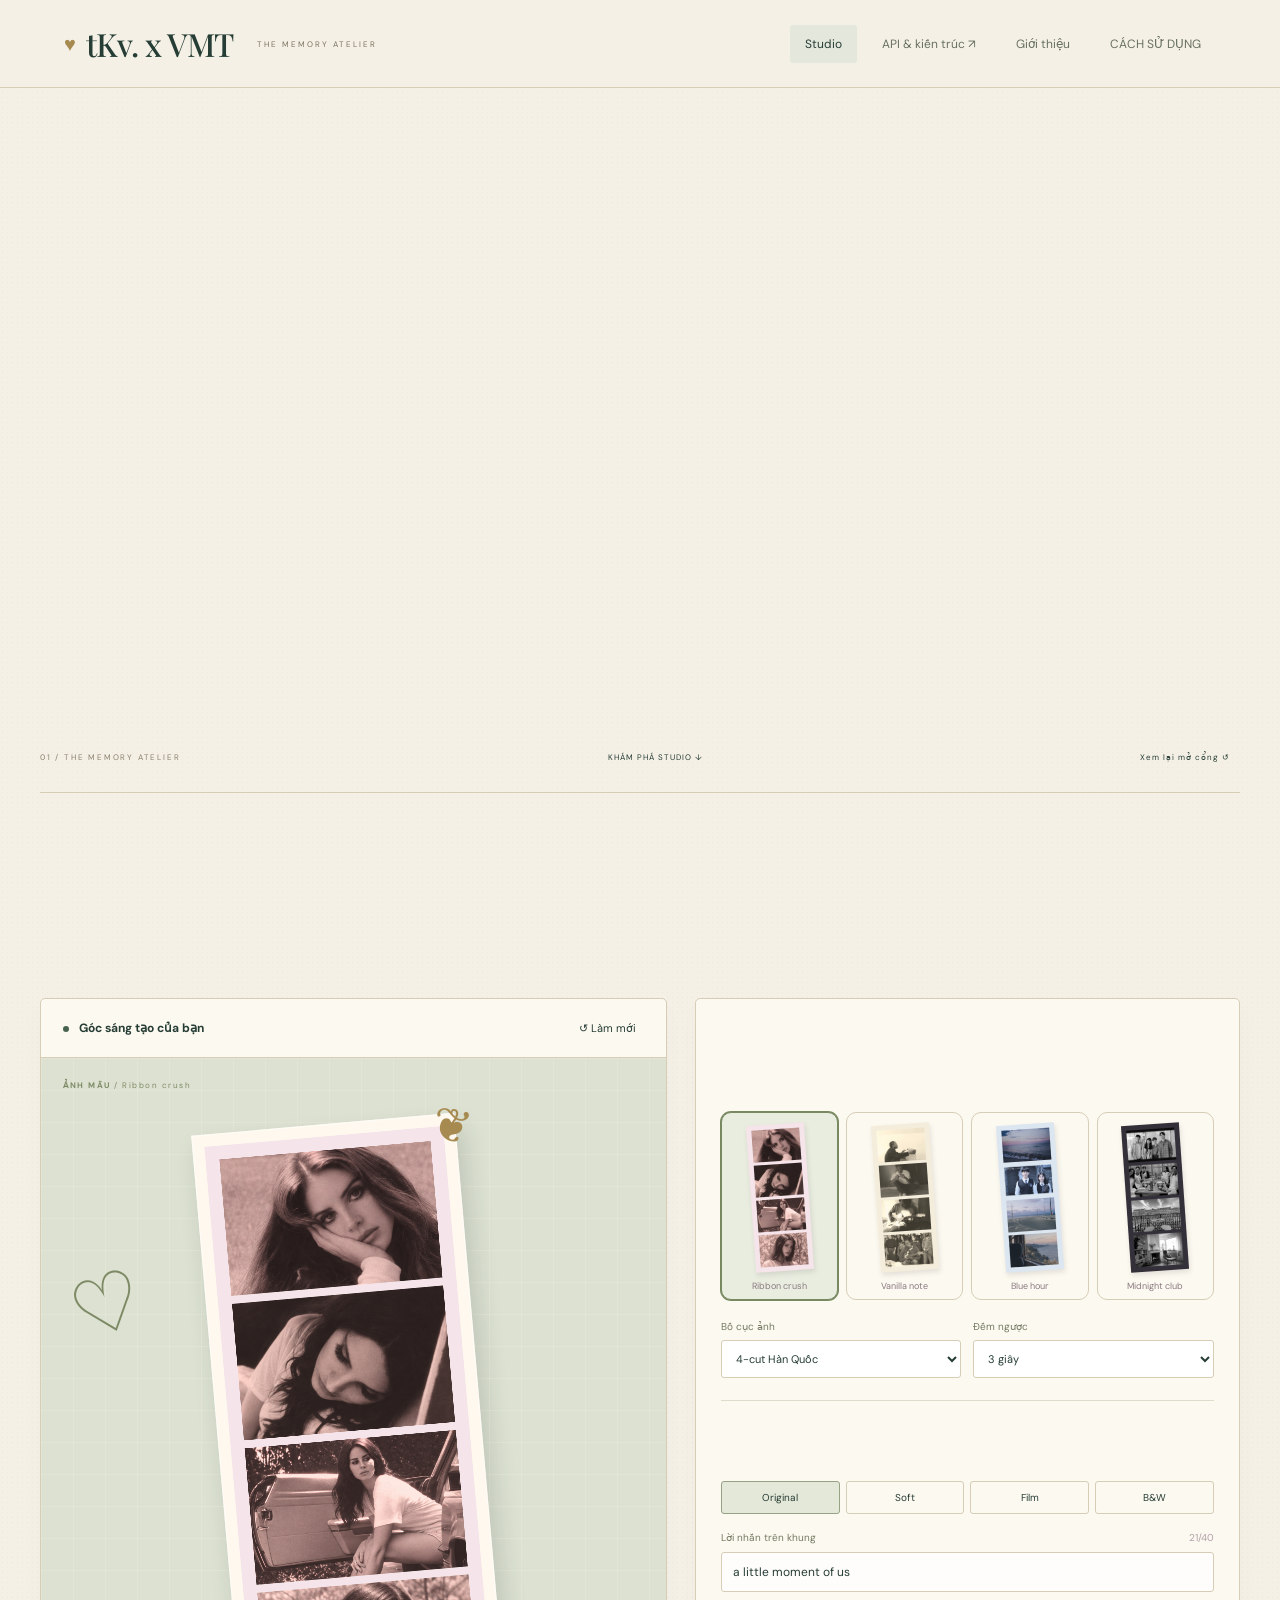
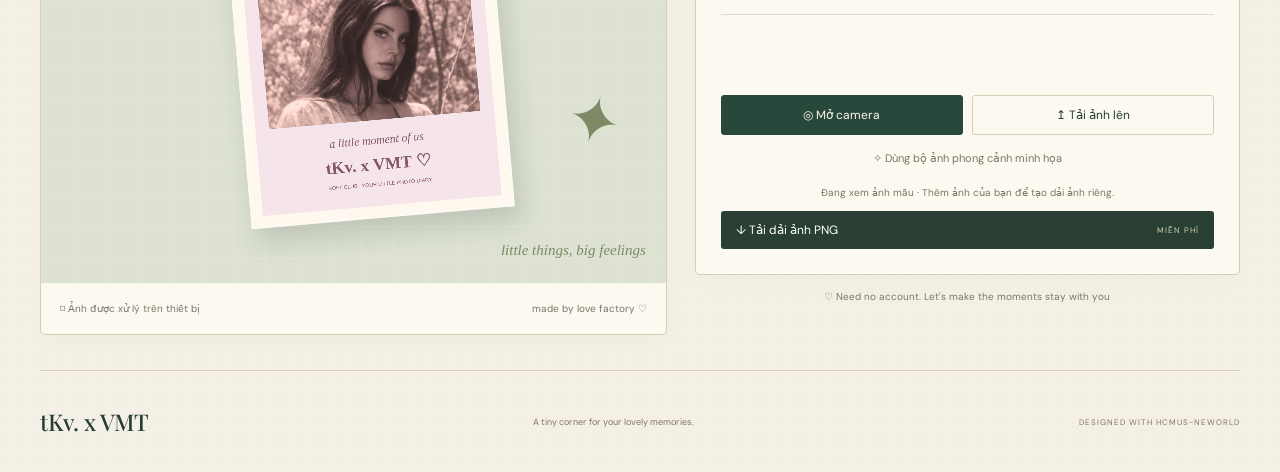
<file: index.html>
<!doctype html>
<html lang="vi"><head><meta charset="utf-8"><meta name="viewport" content="width=device-width,initial-scale=1"><title>tKv. x VMT — Your little photo club</title><link rel="stylesheet" href="style.css?v=14"></head>
<body>
<div id="entrance" class="entrance" hidden aria-label="Chào mừng đến tKv. x VMT"><div class="gate-leaf gate-left" aria-hidden="true"><span>tKv.</span></div><div class="gate-leaf gate-right" aria-hidden="true"><span>VMT</span></div><div class="entrance-title"><small>THE MEMORY ATELIER</small><p>A little moment.<br><em>A timeless memory.</em></p><span>tKv. x VMT · NEWORLD</span></div><button id="skipEntrance">Bỏ qua mở đầu</button></div><header><a class="brand" href="#about-us" aria-label="tKv. x VMT — Giới thiệu">♥ <b>tKv. x VMT</b><span>THE MEMORY ATELIER</span></a><nav><button class="active" id="studioTab">Studio</button><button id="apiTab">API & kiến trúc ↗</button><button id="aboutTab">Giới thiệu</button><button id="help">CÁCH SỬ DỤNG</button></nav></header>
<main id="studio"><section class="intro atelier-hero"><div class="hero-copy"><span class="eyebrow">EST. 2026 · HCMUS — NEWORLD</span><h1><span>Một chút bạn,</span><em>một chút khoảnh khắc.</em></h1><p>Ghé chiếc booth nhỏ, để những khoảnh khắc hôm nay<br>trở thành kỷ niệm của mai sau.</p><button class="primary" id="enterStudio">Tạo khoảnh khắc của bạn</button></div><div class="arch-scene" aria-hidden="true"><div class="arch-frame"><div class="arch-sun"></div><div class="arch-hills"></div><div class="arch-column left"></div><div class="arch-column right"></div><div class="arch-keystone">✦</div><div class="memory-ticket"><span>CARTE DE SOUVENIR</span><b>Les petits<br><i>moments.</i></b><span>tKv. x VMT</span></div></div><span class="arch-caption">A LITTLE MOMENT, A LOVELY MEMORY</span></div><div class="hero-bottom"><span>01 / THE MEMORY ATELIER</span><button id="scrollStudio">KHÁM PHÁ STUDIO ↓</button><button id="replayEntrance">Xem lại mở cổng ↺</button></div></section><div class="studio-heading"><span class="eyebrow">YOUR OWN LITTLE ATELIER</span><h2>Nơi kỷ niệm thành hình.</h2><p>Chọn một chiếc khung. Giữ lại một nụ cười.</p></div>
<div class="workspace" id="booth"><section class="preview card"><div class="cardhead"><strong><i></i> Góc sáng tạo của bạn</strong><button id="reset">↺ Làm mới</button></div><div class="stage"><span class="stage-label"><span id="previewMode">ẢNH MẪU</span> / <span id="frameLabel">Ribbon crush</span></span><div class="doodle">♡</div><div class="paper"><canvas id="strip" width="600" height="1680" aria-label="Xem trước dải ảnh bốn tấm"></canvas><span class="bow">❦</span></div><span class="stage-note">little things, big feelings</span><span class="star">✦</span></div><div class="previewfoot"><span>⌑ Ảnh được xử lý trên thiết bị</span><span>made by love factory ♡</span></div></section>
<aside><section class="card controls"><div class="step"><span>01</span><div><h2>Chọn mood của bạn</h2><button id="frameStory" class="story-link">Mỗi chiếc khung, một câu chuyện nhỏ.<span class="story-hint">Nhấn để đọc câu chuyện · Ribbon crush ↗</span></button></div></div><div class="frames" id="frames"></div><div class="fieldrow"><label>Bố cục ảnh<select id="layout"><option value="4">4-cut Hàn Quốc</option><option value="3">3 khoảnh khắc</option><option value="2">2 tấm đôi</option></select></label><label>Đếm ngược<select id="delay"><option value="3">3 giây</option><option value="5">5 giây</option><option value="0">Không chờ</option></select></label></div><div class="divider"></div><div class="step"><span>02</span><div><h2>Thêm chút cá tính</h2><p>Chọn màu ảnh và viết điều bạn muốn nhớ.</p></div></div><div class="filters" id="filters"></div><label class="caption-label" for="caption">Lời nhắn trên khung <span id="count">21/40</span></label><input id="caption" maxlength="40" value="a little moment of us"><div class="divider"></div><div class="step"><span>03</span><div><h2>Say cheese!</h2><p>Chụp mới hoặc chọn ảnh bạn yêu thích.</p></div></div><div class="actions"><button class="primary" id="camera">◎ Mở camera</button><button id="upload">↥ Tải ảnh lên</button><input hidden id="files" type="file" accept="image/*" multiple></div><button class="demo" id="demo">✧ Dùng bộ ảnh phong cảnh minh họa</button><p class="status" id="status" role="status">Đang xem ảnh mẫu · Thêm ảnh của bạn để tạo dải ảnh riêng.</p><button id="download" class="download">↓ Tải dải ảnh PNG <span>MIỄN PHÍ</span></button></section><div class="tip">♡ Need no account. Let's make the moments stay with you</div></aside></div>

<footer><a class="footer-brand" href="#about-us">tKv. x VMT</a><span>A tiny corner for your lovely memories.</span><span>DESIGNED WITH HCMUS-NEWORLD</span></footer></main>
<main id="api" hidden><div class="intro"><div><span class="eyebrow">DEVELOPER PREVIEW / V1</span><h1>Đằng sau<br>những <em>khoảnh khắc.</em></h1><p>Thiết kế API để duyệt trước khi triển khai backend.</p></div><span class="badge">API MOCK · CHƯA CÓ LƯU TRỮ CLOUD</span></div><section class="card apicard"><h2>Kiến trúc đề xuất</h2><p>Frontend chụp, lọc và xuất PNG bằng Canvas trên thiết bị. Backend cung cấp danh mục khung; lưu và chia sẻ ảnh là tính năng tùy chọn, chỉ tải lên khi người dùng chủ động chọn.</p><div class="architecture"><span>Trình duyệt<br><small>Camera · Canvas · PNG</small></span>→<span>REST API /v1<br><small>Khung · phiên chia sẻ</small></span>→<span>Database + Object storage<br><small>Metadata · ảnh có thời hạn</small></span></div><h2>Ghi chú ảnh mẫu</h2><p>Ảnh mẫu theo tông khung: hồng phấn · kem ấm · xanh lạnh · đen trắng. Ảnh mẫu chỉ dùng để xem trước; ảnh người dùng tải lên hoặc chụp sẽ thay thế bộ mẫu.</p><p><a href="./photo-credits.html" target="_blank" rel="noopener">Nguồn ảnh mẫu ↗</a></p><h2>Endpoints</h2><div id="endpoints"></div><button class="primary" id="tryApi">Chạy thử GET /frames.json</button><pre id="response">Nhấn chạy thử để xem phản hồi từ API mẫu.</pre><h2>Quy ước trước khi triển khai</h2><p>API trả JSON; lỗi theo cấu trúc { error: { code, message, requestId } }. Upload giới hạn 10 MB, kiểm tra định dạng thực tế; link chia sẻ dùng token ngẫu nhiên và tự hết hạn sau 24 giờ. Admin cần đăng nhập và phân quyền; giới hạn tần suất tạo phiên và upload. Các phần này là thiết kế, chưa được triển khai trong bản duyệt.</p><a href="./openapi.json" target="_blank" rel="noopener">Mở đặc tả OpenAPI JSON ↗</a></section></main>
<main class="about-us" id="about-us" aria-labelledby="about-title" hidden>
 <div class="about-heading"><span class="eyebrow">THE PEOPLE BEHIND YOUR LITTLE PHOTO CLUB</span><h2 id="about-title">ABOUT US</h2><p>Bàn một chút về chúng tôi</p></div>
 <div class="about-grid"><figure class="about-photo"><img src="./neworld-team.jpg" width="2048" height="1365" loading="lazy" decoding="async" alt="Ảnh kỷ niệm nhóm sinh viên NEWORLD tại khuôn viên giáo dục quốc phòng"><figcaption>HCMUS- Neworld</figcaption></figure>
 <div class="about-copy"><span class="about-tag">HELLO FROM NEWORLD ✷</span><p>Chúng tôi là những sinh viên khoa Công Nghệ Thông Tin đang theo học năm thứ hai (K25 - CTT6 - NEWORLD) tại ĐH Khoa Học Tự Nhiên (HCMUS).</p><p>Chúng tôi ham học hỏi, chăm chỉ, sáng tạo, thể hiện đúng tinh thần <strong>“Yêu Khoa Học - Chọn Tự Nhiên”.</strong></p><p>Hân hạnh, trân trọng gửi đến các bạn website này để tạo ảnh Photobooth lấy liền khi cần đâu đó một website gọn, nhẹ, mà tiện lợi để lấy ảnh xinh.</p><p class="about-wish">Chúc các bạn ngày tốt lành! <span>♡</span></p><button class="about-return" id="backToStudio">Quay lại photobooth</button></div></div>
</main>
<dialog id="storyDialog" aria-labelledby="storyTitle"><span class="eyebrow">MỖI CHIẾC KHUNG, MỘT CÂU CHUYỆN</span><h2 id="storyTitle"></h2><p id="storyInspiration" class="story-inspiration"></p><div id="storyCopy"></div><button id="closeStory" class="primary">Trở về chọn khung ♡</button></dialog><dialog id="cameraDialog"><div class="cardhead"><strong>Khoảnh khắc của bạn</strong><button id="closeCamera">Đóng ✕</button></div><video id="video" autoplay playsinline muted></video><p id="cameraStatus" role="status">Sẵn sàng</p><button id="snap" class="primary">◎ Chụp bộ ảnh</button></dialog><dialog id="helpDialog"><h2>CÁCH SỬ DỤNG</h2><p>1. Chọn khung, bố cục và màu ảnh.</p><p>2. Mở camera, tải ảnh lên hoặc thử ảnh minh họa.</p><p>3. Viết lời nhắn rồi tải dải ảnh PNG.</p><p>Ảnh được xử lý trên thiết bị và không được gửi lên máy chủ.</p><button id="closeHelp" class="primary">Mình hiểu rồi</button></dialog><script src="app.js?v=16"></script></body></html>
</file>
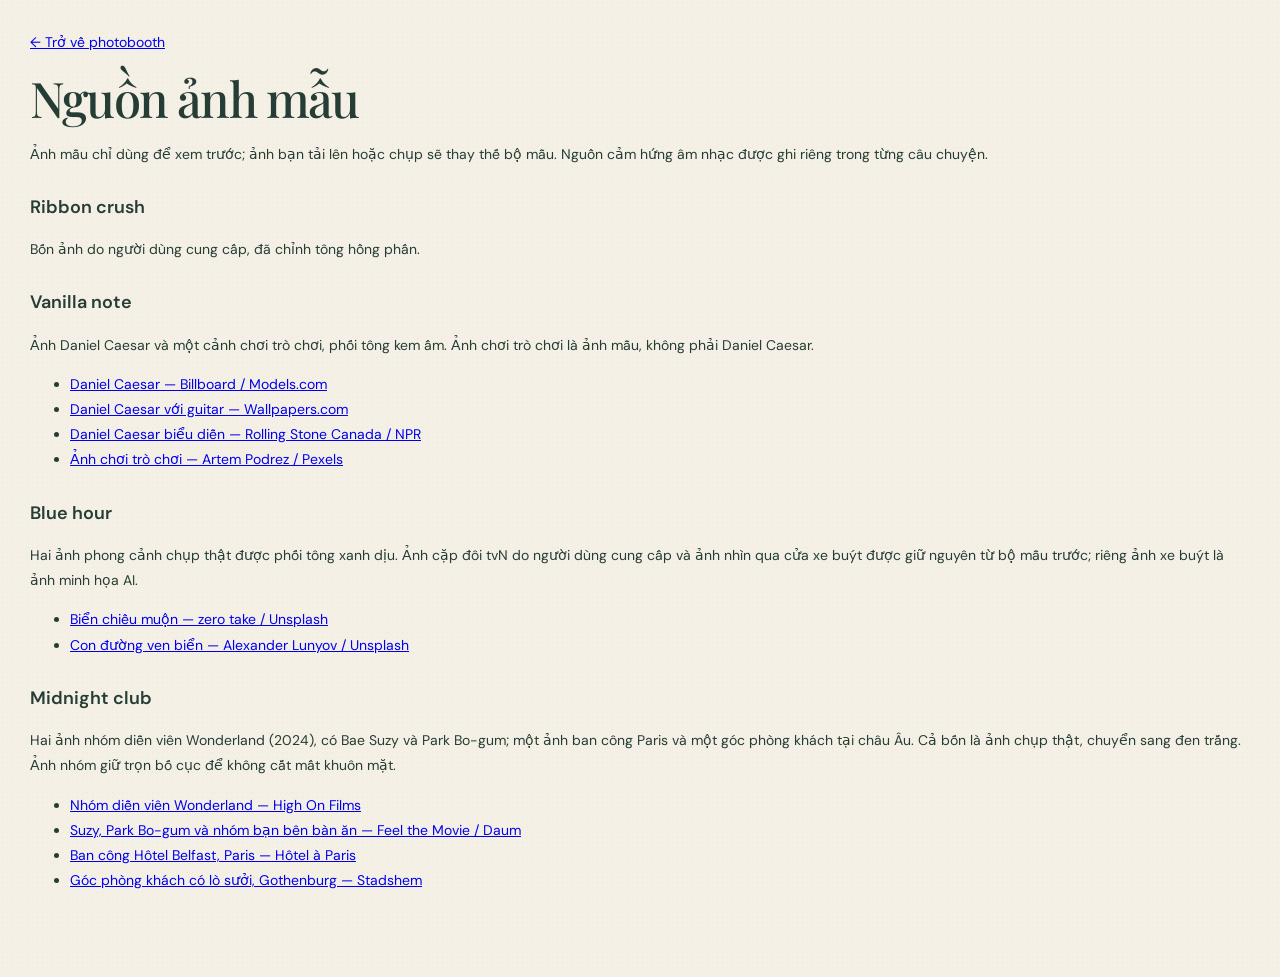
<file: photo-credits.html>
<!doctype html>
<html lang="vi"><head><meta charset="utf-8"><meta name="viewport" content="width=device-width,initial-scale=1"><title>Nguồn ảnh mẫu — tKv. x VMT</title><link rel="stylesheet" href="style.css?v=14"></head>
<body><main class="apicard"><a href="./">← Trở về photobooth</a><h1>Nguồn ảnh mẫu</h1>
<p>Ảnh mẫu chỉ dùng để xem trước; ảnh bạn tải lên hoặc chụp sẽ thay thế bộ mẫu. Nguồn cảm hứng âm nhạc được ghi riêng trong từng câu chuyện.</p>
<h2>Ribbon crush</h2><p>Bốn ảnh do người dùng cung cấp, đã chỉnh tông hồng phấn.</p>
<h2>Vanilla note</h2><p>Ảnh Daniel Caesar và một cảnh chơi trò chơi, phối tông kem ấm. Ảnh chơi trò chơi là ảnh mẫu, không phải Daniel Caesar.</p><ul>
<li><a href="https://models.com/work/billboard-magazine-daniel-caesar">Daniel Caesar — Billboard / Models.com</a></li>
<li><a href="https://wallpapers.com/wallpapers/daniel-caesar-guitar-aesthetic-j30l2gs9z1z9hazg.html">Daniel Caesar với guitar — Wallpapers.com</a></li>
<li><a href="https://ca.rollingstone.com/daniel-caesar-returns-to-npr-tiny-desk-with-12-piece-choir/">Daniel Caesar biểu diễn — Rolling Stone Canada / NPR</a></li>
<li><a href="https://cognitivebehavioralcounseling.com/video-game-addiction-finding-therapy-that-works/">Ảnh chơi trò chơi — Artem Podrez / Pexels</a></li></ul>
<h2>Blue hour</h2><p>Hai ảnh phong cảnh chụp thật được phối tông xanh dịu. Ảnh cặp đôi tvN do người dùng cung cấp và ảnh nhìn qua cửa xe buýt được giữ nguyên từ bộ mẫu trước; riêng ảnh xe buýt là ảnh minh họa AI.</p><ul>
<li><a href="https://unsplash.com/photos/ocean-waves-under-blue-sky-during-daytime-iwfR6FpziE0">Biển chiều muộn — zero take / Unsplash</a></li>
<li><a href="https://unsplash.com/photos/a-empty-street-with-street-lights-on-the-side-of-it-6OeDFis0VpU">Con đường ven biển — Alexander Lunyov / Unsplash</a></li></ul>
<h2>Midnight club</h2><p>Hai ảnh nhóm diễn viên Wonderland (2024), có Bae Suzy và Park Bo-gum; một ảnh ban công Paris và một góc phòng khách tại châu Âu. Cả bốn là ảnh chụp thật, chuyển sang đen trắng. Ảnh nhóm giữ trọn bố cục để không cắt mất khuôn mặt.</p><ul>
<li><a href="https://www.highonfilms.com/wonderland-2024-korean-movie-ending-explained/">Nhóm diễn viên Wonderland — High On Films</a></li>
<li><a href="https://v.daum.net/v/t2Msf6mekL">Suzy, Park Bo-gum và nhóm bạn bên bàn ăn — Feel the Movie / Daum</a></li>
<li><a href="https://www.hotelaparis.com/hotel-charme-paris/champs-elysees/hotel-belfast.html">Ban công Hôtel Belfast, Paris — Hôtel à Paris</a></li>
<li><a href="https://stadshem.se/objekt/obj30703_2047548809-toppsegelsgatan-1-majorna">Góc phòng khách có lò sưởi, Gothenburg — Stadshem</a></li></ul>
</main></body></html>
</file>
<file: style.css>
@import url('https://fonts.googleapis.com/css2?family=DM+Sans:wght@400;500;600;700&family=Playfair+Display:ital,wght@0,500;0,600;1,500&display=swap');
:root{--ink:#43363d;--muted:#92858b;--pink:#a95270;--border:#eadfe3}*{box-sizing:border-box}body{margin:0;background:#faf7f5;color:var(--ink);font:14px 'DM Sans',Arial,sans-serif}button,input,select{font:inherit}button,a,select{touch-action:manipulation}button{cursor:pointer;background:transparent;border:1px solid var(--border);color:var(--ink);border-radius:9px;padding:11px 15px}button:hover{border-color:var(--pink);background:#fbf0f3}button:focus-visible,a:focus-visible{outline:3px solid #b9577c;outline-offset:3px}header{height:88px;border-bottom:1px solid var(--border);display:flex;align-items:center;justify-content:space-between;padding:0 5%;gap:20px}.brand{text-decoration:none;color:var(--pink);display:flex;align-items:center;gap:10px;font-size:27px}.brand b{font-size:38px;color:var(--ink);letter-spacing:-3px}.brand span{font-size:9px;letter-spacing:2px;color:var(--muted);margin-left:14px}nav{display:flex;gap:10px}nav button{border:0;color:#8e7a83;font-size:12px}nav .active{background:#f0e3e8;color:#a24c6c}.badge{font-size:9px;letter-spacing:1.4px;background:#fff;border:1px solid var(--border);padding:9px 12px;border-radius:30px;color:#9b7585}main{max-width:1240px;margin:auto;padding:45px 40px 0}.intro{display:flex;justify-content:space-between;align-items:center;margin-bottom:35px}.eyebrow{font-size:9px;letter-spacing:2.8px;color:#a06f82}h1{font:500 49px/1.15 'Playfair Display',Georgia,serif;letter-spacing:-1.8px;margin:15px 0}h1 em{color:var(--pink);font-weight:500}.intro p{font-size:13px;color:var(--muted)}.note{transform:rotate(7deg);font:italic 25px/1.4 Georgia;color:#ac7d8d;border-top:1px solid #d9b8c3;border-bottom:1px solid #d9b8c3;padding:20px 30px;margin-right:45px}.note small{display:block;font:8px Arial;letter-spacing:2px;margin-top:15px}.workspace{display:grid;grid-template-columns:1.15fr 1fr;gap:28px;align-items:start}.card{border:1px solid var(--border);border-radius:18px;background:#fffdfb;overflow:hidden}.cardhead{display:flex;align-items:center;justify-content:space-between;padding:14px 22px;font-size:12px;border-bottom:1px solid var(--border)}.cardhead button{font-size:11px;border:0;padding:8px}.cardhead i{display:inline-block;width:6px;height:6px;background:var(--pink);border-radius:50%;margin-right:7px}.stage{height:652px;position:relative;display:flex;justify-content:center;align-items:center;background-color:#edd5dd;background-image:linear-gradient(#ffffff40 1px,transparent 1px),linear-gradient(90deg,#ffffff40 1px,transparent 1px);background-size:32px 32px;overflow:hidden}.stage-label{position:absolute;top:22px;left:22px;letter-spacing:1.5px;font-size:8px;color:#926b7a}.paper{position:relative;transform:rotate(-5deg);box-shadow:6px 14px 25px #79545f35;border:1px solid #fff9;background:#fff8ee;padding:11px}.paper canvas{display:block;width:177px;height:496px}.bow{position:absolute;right:-17px;top:-19px;font-size:46px;transform:rotate(18deg)}.doodle{position:absolute;left:30px;top:200px;font:80px Georgia;color:#bd728c;transform:rotate(-20deg)}.star{position:absolute;right:45px;bottom:120px;font-size:65px;color:#95a4c2;transform:rotate(15deg)}.stage-note{position:absolute;bottom:24px;right:20px;font:italic 15px Georgia;color:#a6788a}.previewfoot{display:flex;justify-content:space-between;padding:19px;font-size:10px;color:var(--muted)}.controls{padding:25px}.step{display:flex;gap:13px;align-items:start;margin-bottom:18px}.step>span{width:27px;height:27px;display:grid;place-items:center;background:#f7edf1;border:1px solid #efdae3;color:#a85a77;font-size:10px;border-radius:50%}h2{font-size:14px;margin:1px 0 7px;font-weight:600}.step p{font-size:11px;color:var(--muted);margin:0}.frames{display:grid;grid-template-columns:repeat(4,1fr);gap:9px}.frame{padding:9px 4px 7px;border-radius:10px;font-size:9px;color:#8b7a82}.frame.selected{border-color:#b56683;background:#fcf1f5;box-shadow:0 0 0 1px #b56683}.mini{display:flex;flex-direction:column;gap:4px;width:37px;margin:0 auto 9px;padding:6px;background:var(--color);box-shadow:1px 3px 5px #43363d20;transform:rotate(-4deg)}.mini i{height:13px;background:#fff9;display:block}.fieldrow{display:flex;gap:12px;margin-top:20px}.fieldrow label{flex:1;font-size:10px;color:#8c7881}select{display:block;width:100%;margin-top:7px;border:1px solid var(--border);padding:10px;border-radius:8px;color:var(--ink);background:white;font-size:11px}.divider{height:1px;background:#eee6e8;margin:22px 0}.filters{display:flex;gap:6px;margin-bottom:17px}.filters button{flex:1;font-size:10px;padding:9px 4px}.filters .selected{background:#f1e2e8;border-color:#bc8b9e}.caption-label{display:flex;justify-content:space-between;color:#8c7881;font-size:10px;margin-bottom:8px}.caption-label span{color:#b0a0a7}input{width:100%;padding:11px;border:1px solid var(--border);border-radius:8px;background:#fffdfb;color:var(--ink);font-size:12px}.actions{display:flex;gap:9px}.actions button{flex:1;font-size:12px}.primary{background:var(--pink);color:white;border-color:var(--pink)}.primary:hover{background:#93435f;color:white}.demo{width:100%;border:0;font-size:11px;color:#a77387;margin-top:5px}.status{font-size:10px;color:#9d8590;text-align:center;min-height:15px}.download{width:100%;background:#44373e;color:white;border:0;display:flex;align-items:center;justify-content:space-between;font-size:12px}.download:hover{background:#65515d}.download span{font-size:8px;letter-spacing:1px;color:#d6bbc6}.tip{font-size:10px;color:#a08692;text-align:center;margin:15px 0}footer{display:flex;align-items:center;justify-content:space-between;padding:35px 0;color:#a38f98;font-size:9px;gap:15px}footer b{font-size:26px;letter-spacing:-2px;color:var(--ink)}footer span:last-child{font-size:8px;letter-spacing:1.5px}.apicard{padding:30px;line-height:1.8;margin-bottom:40px}.apicard h2{font-size:18px;margin:24px 0 10px}.architecture{display:flex;align-items:center;gap:20px;margin:25px 0}.architecture span{flex:1;background:#f7edf1;padding:20px;border-radius:10px}.architecture small{color:var(--muted)}.endpoint{padding:12px 0;border-bottom:1px solid var(--border);display:flex;gap:15px}.endpoint code{color:#a95270;min-width:255px}.endpoint span{font-size:12px}pre{background:#f5eff2;padding:20px;border-radius:10px;overflow:auto;max-height:350px;font-size:12px}dialog{border:1px solid var(--border);border-radius:18px;max-width:600px;width:90%;padding:25px;background:#fffaf8;color:var(--ink)}dialog::backdrop{background:#43363d80}video{width:100%;max-height:55vh;transform:scaleX(-1);background:#eee}dialog p{line-height:1.8}#cameraStatus{text-align:center}[hidden]{display:none!important}@media(min-width:1400px){main{padding-top:55px}}@media(max-width:800px){header{padding:12px 18px;height:auto;flex-wrap:wrap}.brand span,.badge{display:none}nav{gap:0}nav button{font-size:10px;padding:8px}.brand b{font-size:31px}main{padding:30px 18px 0}h1{font-size:39px}.note{font-size:17px;margin:0;padding:15px}.note small{font-size:6px}.workspace{grid-template-columns:1fr}.stage{height:600px}.controls{padding:22px}.intro{gap:15px}.intro p{font-size:11px}footer span:last-child{display:none}.architecture{flex-direction:column;align-items:stretch}.endpoint{flex-direction:column;gap:2px}.apicard{padding:20px}}@media(prefers-reduced-motion:no-preference){button{transition:background .2s,border-color .2s}.paper{transition:transform .3s}.paper:hover{transform:rotate(0)}}

/* Neworld introduction dialog */
header{position:sticky;top:0;z-index:20;background:#faf7f5f2;backdrop-filter:blur(12px)}.brand b{letter-spacing:-1.5px}.brand{border-radius:5px}.footer-brand{font-weight:700;font-size:23px;letter-spacing:-.5px;color:var(--ink);text-decoration:none}
.about-us{width:100%;max-width:1240px;margin:auto;padding:45px 40px 60px;font-family:'DM Sans','Segoe UI',Arial,sans-serif}.about-close{position:sticky;top:0;z-index:2;display:block;margin:0 0 0 auto;width:36px;height:36px;padding:5px;border-radius:50%;background:#fffaf8;box-shadow:0 3px 12px #43363d10}.about-heading{text-align:center;margin:0 0 28px}.about-heading h2{font-family:'DM Sans','Segoe UI',Arial,sans-serif;font-size:30px;font-weight:600;letter-spacing:3px;color:var(--pink);margin:12px 0}.about-heading>p{color:#816c76;font-size:15px;line-height:1.6}.about-heading .eyebrow{font-size:8px;letter-spacing:2px}.about-grid{display:grid;grid-template-columns:1.1fr 1fr;gap:28px;align-items:start}.about-photo{margin:0;padding:10px 10px 0;background:#fff;border:1px solid var(--border);border-radius:13px;box-shadow:0 6px 20px #79545f12;overflow:hidden}.about-photo img{display:block;width:100%;height:auto;aspect-ratio:2048/1365;border-radius:6px;object-fit:contain}.about-photo figcaption{text-align:center;padding:15px 2px;font-family:'DM Sans','Segoe UI',Arial,sans-serif;font-size:13px;font-weight:600;letter-spacing:.6px;color:#86586b}.about-copy{font-size:14px;line-height:1.9}.about-copy p{margin:14px 0;color:#705d67}.about-copy strong{color:var(--pink);font-weight:600}.about-tag{font-size:9px;letter-spacing:1.8px;color:var(--pink)}.about-copy .about-wish{font-size:17px;font-weight:500;color:var(--pink);margin-top:22px}.about-wish span{margin-left:6px}.about-return{font-size:12px;color:var(--pink);border-color:#dfc0cd;margin-top:5px}
@media(prefers-reduced-motion:no-preference){.about-us[open]{animation:about-enter .3s ease-out}.about-us[open]::backdrop{animation:about-backdrop .3s ease-out}@keyframes about-enter{from{opacity:0;transform:translateY(16px) scale(.98)}to{opacity:1;transform:none}}@keyframes about-backdrop{from{opacity:0}to{opacity:1}}@media(hover:hover) and (pointer:fine){.about-photo{transition:transform .35s ease,box-shadow .35s ease}.about-photo img{transition:transform .5s ease}.about-photo:hover{transform:translateY(-2px) rotate(1.2deg);animation:photo-wiggle .65s ease-in-out;box-shadow:0 12px 25px #79545f22}.about-photo:hover img{transform:scale(1.025)}}}
@media(max-width:800px){.about-us{padding:30px 18px 45px}.about-grid{grid-template-columns:1fr;gap:22px}.about-heading h2{font-size:27px}.about-heading>p{font-size:14px}.about-copy{font-size:14px}.about-photo figcaption{font-size:12px}.footer-brand{font-size:21px}}

.about-us .about-heading{margin:15px 0 35px}.about-us .about-grid{align-items:start}.about-us .about-copy{line-height:2;font-size:15px}.about-us .about-photo{position:sticky;top:120px}footer span:last-child{display:block;font-size:8px;letter-spacing:1px}header{gap:12px}nav{flex-wrap:wrap}@media(max-width:800px){.about-us .about-photo{position:relative;top:auto}.about-us .about-copy{font-size:14px}footer{flex-wrap:wrap}footer span:last-child{flex-basis:100%;text-align:center;margin-top:10px}nav button{padding:8px 7px}}@media(prefers-reduced-motion:no-preference){.scroll-reveal{opacity:0;transform:translateY(22px);transition:opacity .65s ease,transform .65s ease}.scroll-reveal.revealed{opacity:1;transform:none}}

.about-us .about-photo{width:94%;justify-self:center;transform-origin:50% 65%}@keyframes photo-wiggle{0%{transform:translateY(0) rotate(0)}25%{transform:translateY(-2px) rotate(1.8deg)}50%{transform:translateY(-2px) rotate(.6deg)}75%{transform:translateY(-2px) rotate(1.5deg)}100%{transform:translateY(-2px) rotate(1.2deg)}}@media(prefers-reduced-motion:no-preference){.about-copy>.scroll-reveal{transition:opacity .85s ease,transform .85s ease;transform:translateY(28px)}.about-copy>.scroll-reveal.revealed{transform:none}}
@media(prefers-reduced-motion:no-preference) and (hover:hover) and (pointer:fine){.about-us .about-photo:hover{transform:translateY(-2px) rotate(1.2deg);animation:photo-wiggle .65s ease-in-out}}
/* The Memory Atelier — classical European edition */
:root{--ink:#263d35;--muted:#797568;--pink:#47634f;--border:#d7cdb6;--gold:#a78a50;--paper:#f4f0e6}body{background:var(--paper);background-image:radial-gradient(#9e8d6c13 .7px,transparent .7px);background-size:5px 5px;color:var(--ink)}header{background:#f4f0e6ed;border-bottom:1px solid var(--border)}.brand{color:var(--gold);font-size:20px}.brand b{font:500 32px 'Playfair Display',Georgia,serif;letter-spacing:-1px}.brand span{color:#7c725e;font-size:8px}nav button{color:#687061}nav .active{background:#e4e7db;color:#263d35}button,input,select{border-radius:3px}button:hover{background:#e9e6da;border-color:#8d946e}button:focus-visible,a:focus-visible{outline-color:#a78a50}.primary{background:#29483c;color:#fff9e9;border-color:#29483c}.primary:hover{background:#3c5e4e}main{max-width:1320px}.atelier-hero{position:relative;min-height:660px;display:grid;grid-template-columns:1.15fr 1fr;gap:40px;padding:30px 0 80px;margin-bottom:60px;border-bottom:1px solid var(--border)}.hero-copy{z-index:1}.eyebrow{color:#8c7549;letter-spacing:2px;font-size:9px}.hero-copy h1{font-size:clamp(44px,5vw,69px);line-height:1.2;letter-spacing:-2px;margin:26px 0}.hero-copy h1>span,.hero-copy h1>em{display:block}.hero-copy h1 em{color:#667653}.hero-copy p{color:#797568;line-height:1.9;font-size:14px}.hero-copy .primary{margin-top:22px;padding:16px 22px;min-width:250px;text-align:left}.hero-copy .primary span{float:right;margin-left:25px}.hero-footnote{display:block;font-size:8px;letter-spacing:1.5px;color:#8a806d;margin-top:17px}.arch-scene{position:relative;padding:15px 30px;text-align:center}.arch-frame{position:relative;height:475px;max-width:370px;margin:auto;overflow:hidden;border-radius:190px 190px 0 0;border:12px double #b8a57e;background:linear-gradient(160deg,#c9d1bc,#ece4ce 55%,#a4b299);box-shadow:0 0 0 10px #e8e0cf,0 0 0 11px #c7b993,14px 24px 45px #34453715}.arch-frame:before{content:'';position:absolute;inset:13px;border:1px solid #f7f1dc;border-radius:180px 180px 0 0;z-index:2}.arch-sun{position:absolute;top:62px;right:52px;width:110px;height:110px;border-radius:50%;background:#f5eccd;box-shadow:0 0 55px #fff8db}.arch-hills{position:absolute;width:150%;height:220px;bottom:-30px;left:-25%;border-radius:50% 60% 0 0;background:#7f9474;transform:rotate(-12deg);box-shadow:55px -40px 0 #a7b697,0 70px 0 20px #516d59}.arch-column{position:absolute;top:135px;bottom:0;width:32px;background:repeating-linear-gradient(90deg,#c1b18d 0 4px,#e8ddbf 5px 9px);z-index:3;box-shadow:0 0 0 3px #d6c8a8}.arch-column.left{left:0}.arch-column.right{right:0}.arch-keystone{position:absolute;left:calc(50% - 20px);top:5px;font-size:35px;color:#a98d50;z-index:4}.memory-ticket{position:absolute;inset:160px 45px 48px;background:#faf4e4;border:1px solid #b39b6d;outline:5px solid #f5efdd;transform:rotate(-7deg);z-index:4;box-shadow:12px 16px 20px #243d3426;display:flex;flex-direction:column;justify-content:space-around;padding:22px 10px}.memory-ticket span{font-size:8px;letter-spacing:2px;color:#8b795b}.memory-ticket b{font:32px/1.25 'Playfair Display',Georgia,serif;font-weight:500}.memory-ticket i{color:#7c8a66}.arch-caption{display:block;margin-top:28px;font-size:8px;letter-spacing:2px;color:#8c7a57}.hero-bottom{position:absolute;bottom:20px;left:0;right:0;display:flex;align-items:center;justify-content:space-between;font-size:8px;letter-spacing:1.8px;color:#8b816d}.hero-bottom button{border:0;font-size:8px;letter-spacing:1px;padding:10px}.studio-heading{text-align:center;margin:0 0 35px}.studio-heading h2{font:36px 'Playfair Display',Georgia,serif;margin:14px 0}.studio-heading p{color:var(--muted);font-size:12px}#booth{scroll-margin-top:115px}.card{border-radius:5px;background:#fcf9f0;box-shadow:0 8px 25px #253a3005}.stage{background-color:#dce1d1;background-image:linear-gradient(#f9f7e430 1px,transparent 1px),linear-gradient(90deg,#f9f7e430 1px,transparent 1px)}.stage-label,.stage-note,.doodle,.star{color:#7d8a65}.bow{color:#a78a50;font-size:47px}.step>span{background:#e8e9dc;border-color:#cbd2bd;color:#4f654c}.frame.selected{background:#e9eddf;border-color:#788962;box-shadow:0 0 0 1px #788962}.filters .selected{background:#e4e8d9;border-color:#97a183}.download{background:#293f34}.download:hover{background:#405b49}.download span{color:#d6d1b4}.demo,.status,.tip,.caption-label,.fieldrow label{color:#747a62}.divider{background:#dedccb}.paper{box-shadow:6px 14px 25px #243a3029}.about-heading h2{font:48px 'Playfair Display',Georgia,serif;letter-spacing:1px}.about-heading>p{color:#7b755f}.about-copy p{color:#5f675b}.about-us .about-copy{line-height:2.1}.about-photo{background:#faf5e7;border-radius:2px;border:1px solid #cbbb95;padding:12px 12px 0;box-shadow:0 0 0 4px #eee5d2,0 12px 30px #2b443318}.about-photo img{border-radius:0}.about-photo figcaption{color:#7f704f;font-family:'Playfair Display',Georgia,serif;font-size:17px}.about-return{border-color:#a4ad91}.architecture span,pre{background:#e8eade}.endpoint code{color:#47634f}dialog{background:#faf5e9;border-radius:4px}footer{border-top:1px solid var(--border);margin-top:35px;color:#81755f}.footer-brand{font-family:'Playfair Display',Georgia,serif;font-weight:500}
/* Two carved doors: transforms only, with a reachable skip control. */
.entrance{position:fixed;inset:0;z-index:1000;perspective:1400px;overflow:hidden;isolation:isolate}.gate-leaf{position:absolute;top:0;bottom:0;width:50.1%;background:repeating-linear-gradient(90deg,#ffffff03 0 2px,transparent 3px 10px),#203b31;border:1px solid #a18b57;transition:transform 1.65s cubic-bezier(.65,0,.2,1);backface-visibility:hidden;display:grid;place-items:center}.gate-leaf:before{content:'';position:absolute;inset:5vw 3vw;border:1px solid #a18b57;border-radius:45vw 45vw 0 0;box-shadow:inset 0 0 0 9px #203b31,inset 0 0 0 10px #8e7c50}.gate-leaf:after{content:'❦';position:absolute;bottom:12%;color:#a18b57;font-size:55px}.gate-leaf>span{font:italic 100px 'Playfair Display',Georgia,serif;color:#a18b5725}.gate-left{left:0;transform-origin:left center}.gate-right{right:0;transform-origin:right center}.entrance-title{position:absolute;inset:30% 12% auto;text-align:center;color:#f5ecd7;transition:opacity .45s,transform .7s;pointer-events:none}.entrance-title small,.entrance-title>span{font-size:9px;letter-spacing:3px;color:#ceb986}.entrance-title p{font:clamp(30px,5vw,62px)/1.3 'Playfair Display',Georgia,serif}.entrance-title em{color:#d4bd8b}#skipEntrance{position:absolute;bottom:30px;left:50%;transform:translateX(-50%);color:#eadfbe;border-color:#9b895f;background:#203b31;white-space:nowrap}.entrance.opening{pointer-events:none}.entrance.opening .gate-left{transform:rotateY(-105deg)}.entrance.opening .gate-right{transform:rotateY(105deg)}.entrance.opening .entrance-title{opacity:0;transform:translateY(-12px)}.entrance.opening #skipEntrance{opacity:0}body.entering{overflow:hidden}
@media(prefers-reduced-motion:no-preference){.atelier-reveal{opacity:0;transform:translateY(24px);transition:opacity .9s ease,transform .9s cubic-bezier(.2,.65,.3,1);transition-delay:var(--reveal-delay,0ms)}.atelier-reveal.is-visible{opacity:1;transform:none}.arch-sun{animation:sunlight 8s ease-in-out infinite alternate}@keyframes sunlight{to{opacity:.65;transform:translateY(-8px)}}.memory-ticket{transition:transform .6s}.arch-scene:hover .memory-ticket{transform:rotate(-3deg) translateY(-5px)}}
@media(max-width:800px){.atelier-hero{grid-template-columns:1fr;gap:30px;min-height:auto;padding-top:15px;padding-bottom:75px;margin-bottom:40px}.hero-copy{text-align:center}.hero-copy h1{font-size:45px;letter-spacing:-1px}.hero-copy p{font-size:12px}.hero-copy p br{display:none}.arch-frame{height:360px;max-width:280px}.arch-scene{padding:10px 30px}.memory-ticket{inset:120px 35px 35px}.memory-ticket b{font-size:27px}.hero-bottom{flex-wrap:wrap;gap:8px;justify-content:center}.hero-bottom>span{display:none}.brand b{font-size:29px}.studio-heading h2{font-size:28px}.gate-leaf:before{inset:20px 10px}.gate-leaf>span{font-size:55px}.entrance-title{inset:32% 5% auto}.entrance-title small,.entrance-title>span{font-size:8px;letter-spacing:2px}.about-heading h2{font-size:36px}header{gap:8px}.arch-caption{font-size:7px}.hero-footnote{font-size:7px}.about-us{padding-bottom:60px}}
@media(prefers-reduced-motion:reduce){.entrance{display:none!important}.atelier-reveal{opacity:1;transform:none}.gate-leaf,.entrance-title{transition:none}html{scroll-behavior:auto}}

.story-link{display:block;border:0;border-bottom:1px dashed #a78a5070;border-radius:0;padding:0 0 3px;font-size:11px;line-height:1.7;color:#747a62;text-align:left}.story-link:hover{color:#29483c;background:transparent}#storyTitle{font:30px "Playfair Display",Georgia,serif;margin:20px 0}#storyCopy{font-size:15px;line-height:2;margin-bottom:25px}.hero-copy h1 em{max-width:650px}

.story-link{border-bottom:0}.story-hint{display:block;margin-top:5px;color:#47634f;font-size:10px;text-decoration:underline;text-underline-offset:3px}.story-inspiration{font-size:11px;color:#7d704e;line-height:1.7;border-bottom:1px solid var(--border);padding-bottom:14px}#storyDialog{max-height:85dvh;overflow:auto}#storyCopy p{font-size:14px;line-height:1.9;margin:15px 0}#storyTitle{font-size:29px;line-height:1.3}

.frame .mini{width:48px;padding:5px;gap:3px}.frame .mini i{height:23px;background-size:cover;background-position:center;background-color:#d8d4c8}.frame{font-size:9px;padding-top:11px}.frames{gap:8px}.stage-label{font-size:8px}#previewMode{font-weight:700}@media(max-width:400px){.frame .mini{width:40px}.frame .mini i{height:20px}.frames{gap:5px}}

.sample-caption{font-size:9px;color:#7b7c6b;line-height:1.8;margin:12px 0 0}.sample-caption a{color:#65754e;text-underline-offset:3px}

/* Larger photo preview with native-resolution canvas backing. */
.paper canvas{width:240px;height:672px}.stage{height:825px}.frame .mini{width:58px}.frame .mini i{height:32px}.paper canvas{image-rendering:auto}@media(max-width:800px){.stage{height:760px}.paper canvas{width:220px;height:616px}}@media(max-width:400px){.frame .mini{width:46px}.frame .mini i{height:25px}.paper canvas{width:210px;height:588px}.stage{height:720px}}
</file>
